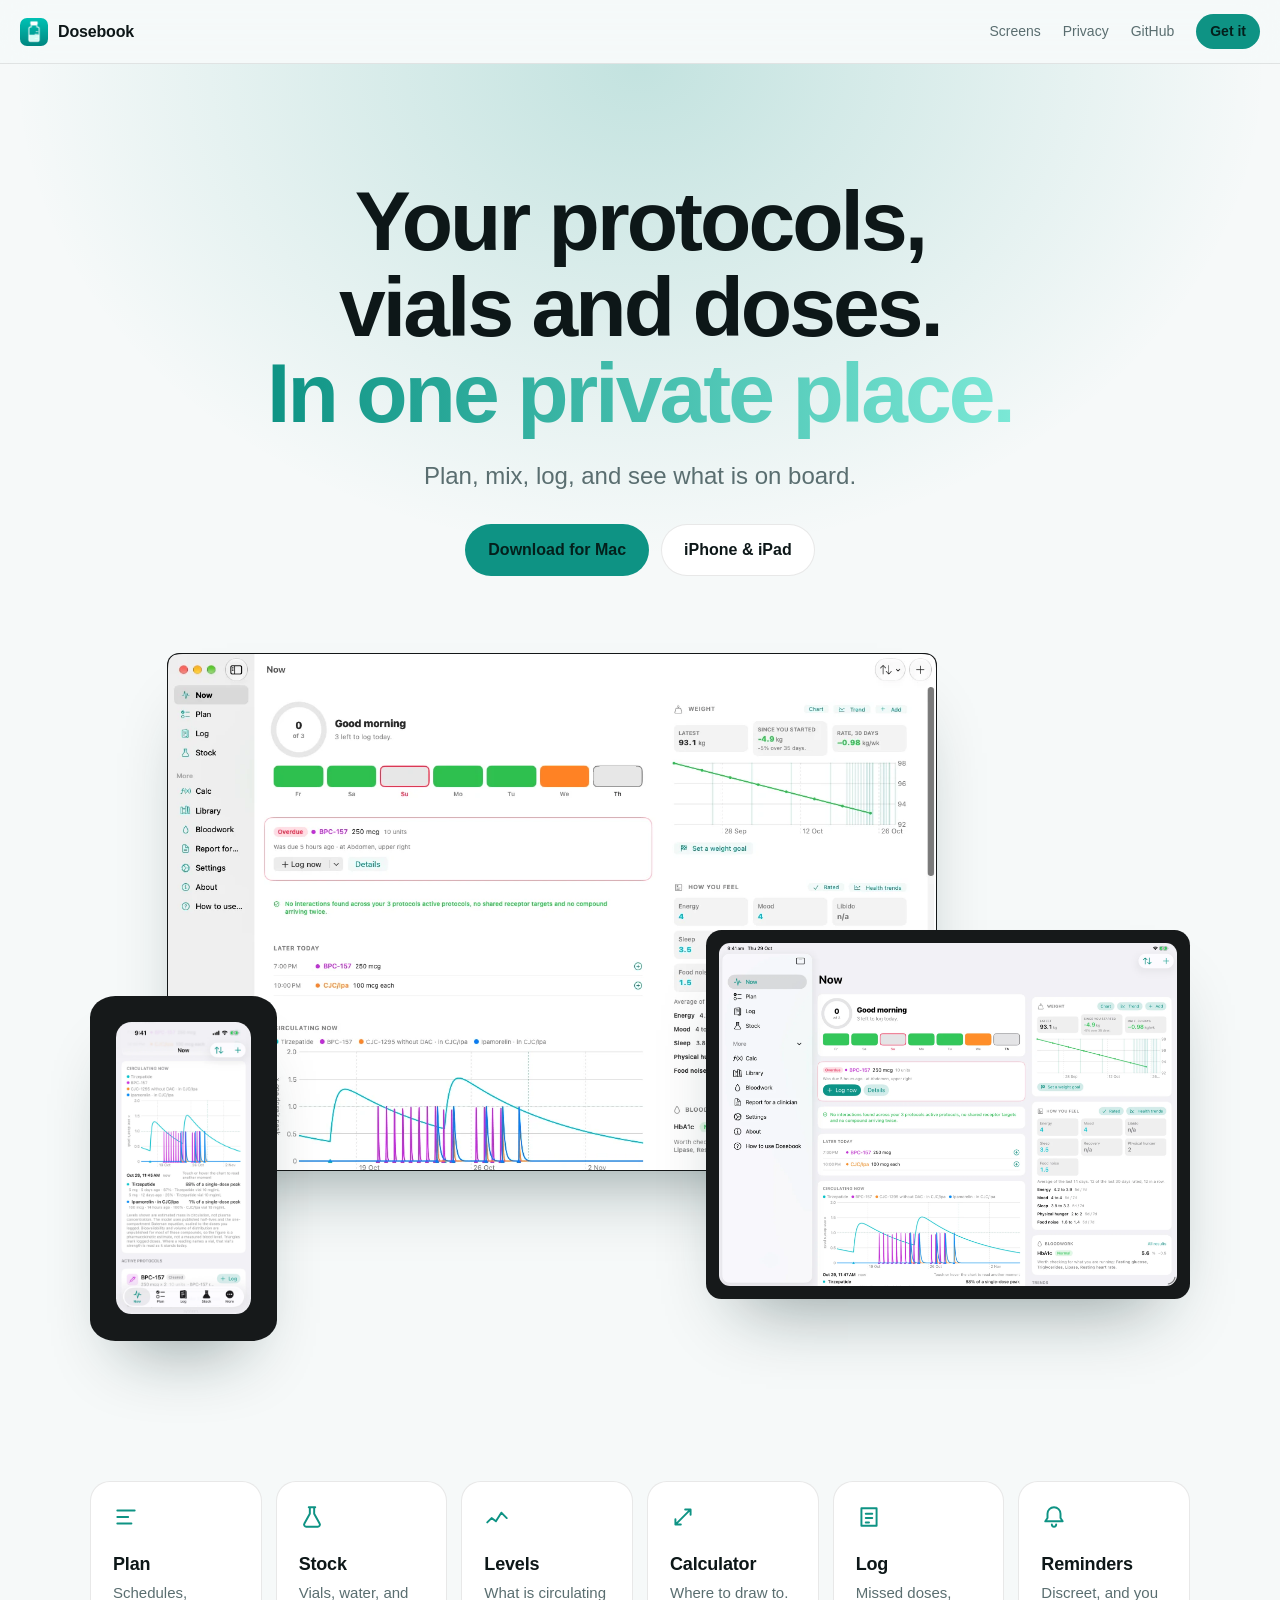
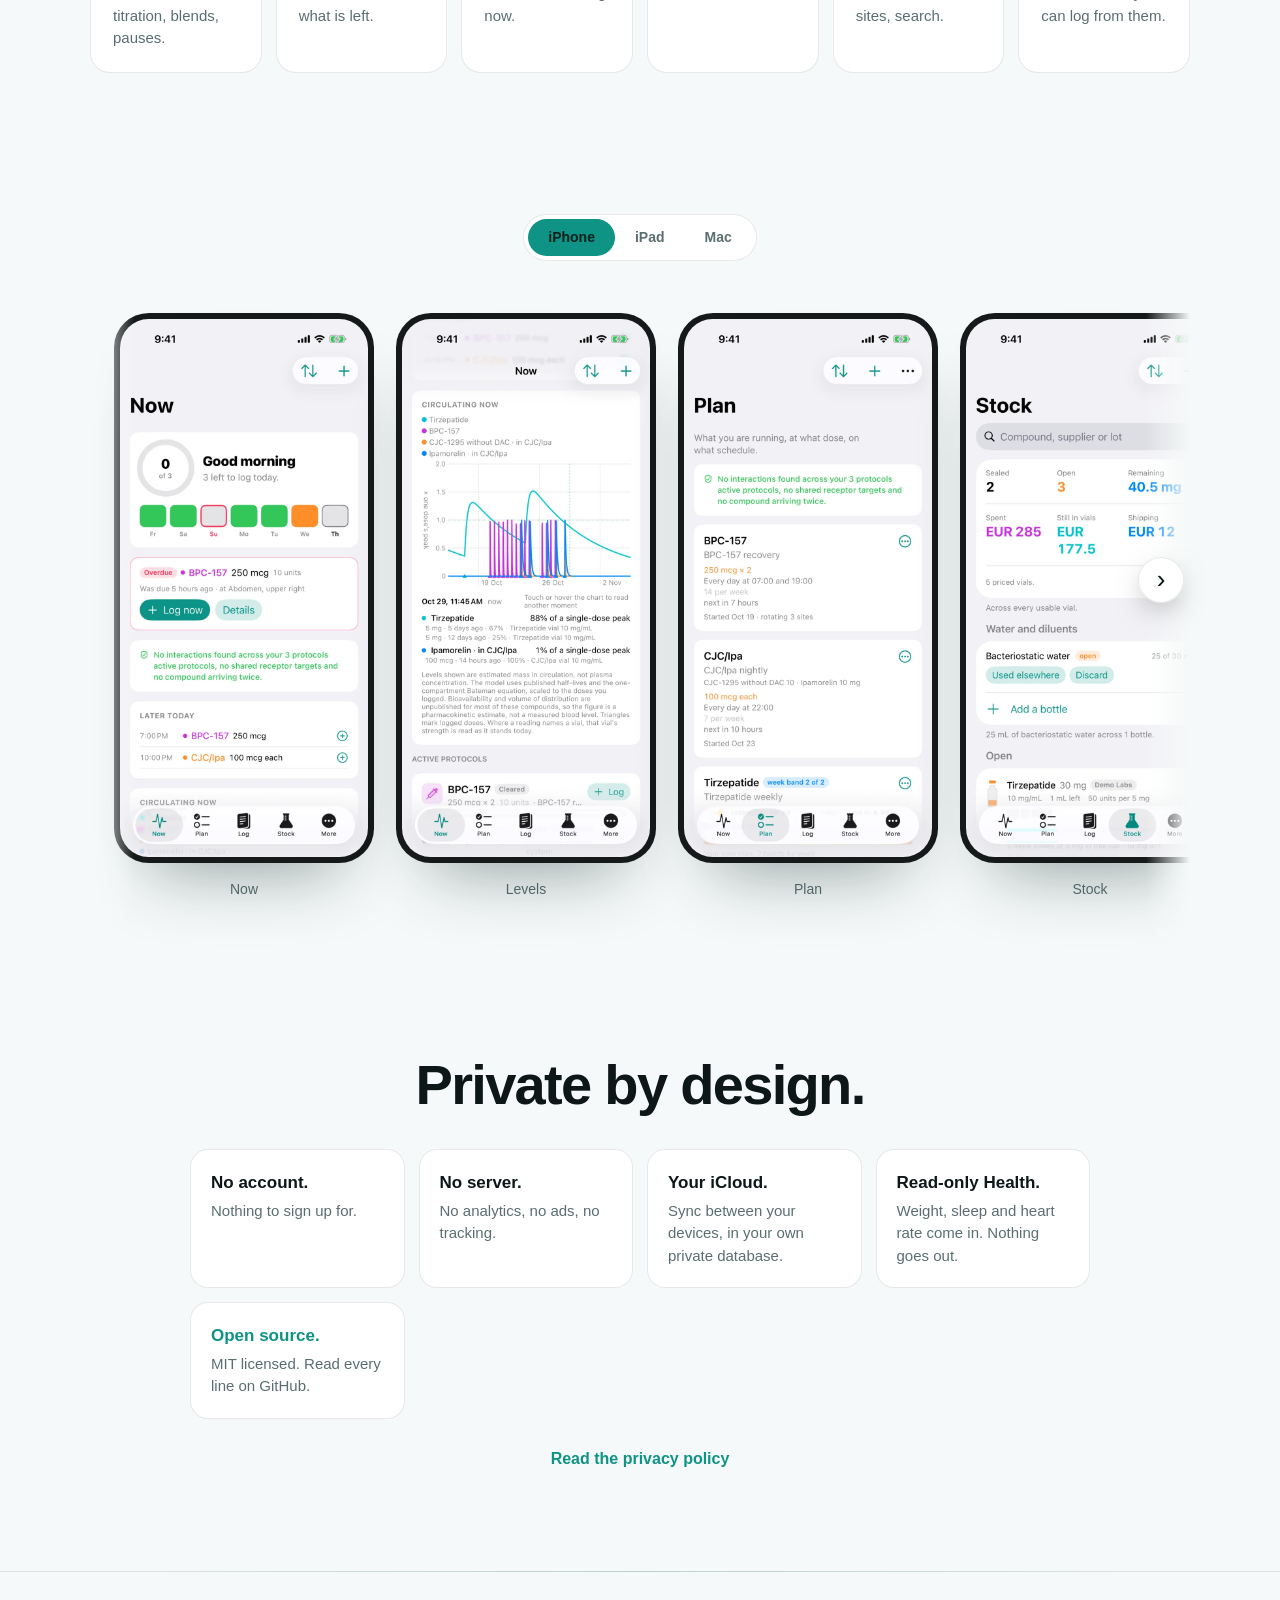
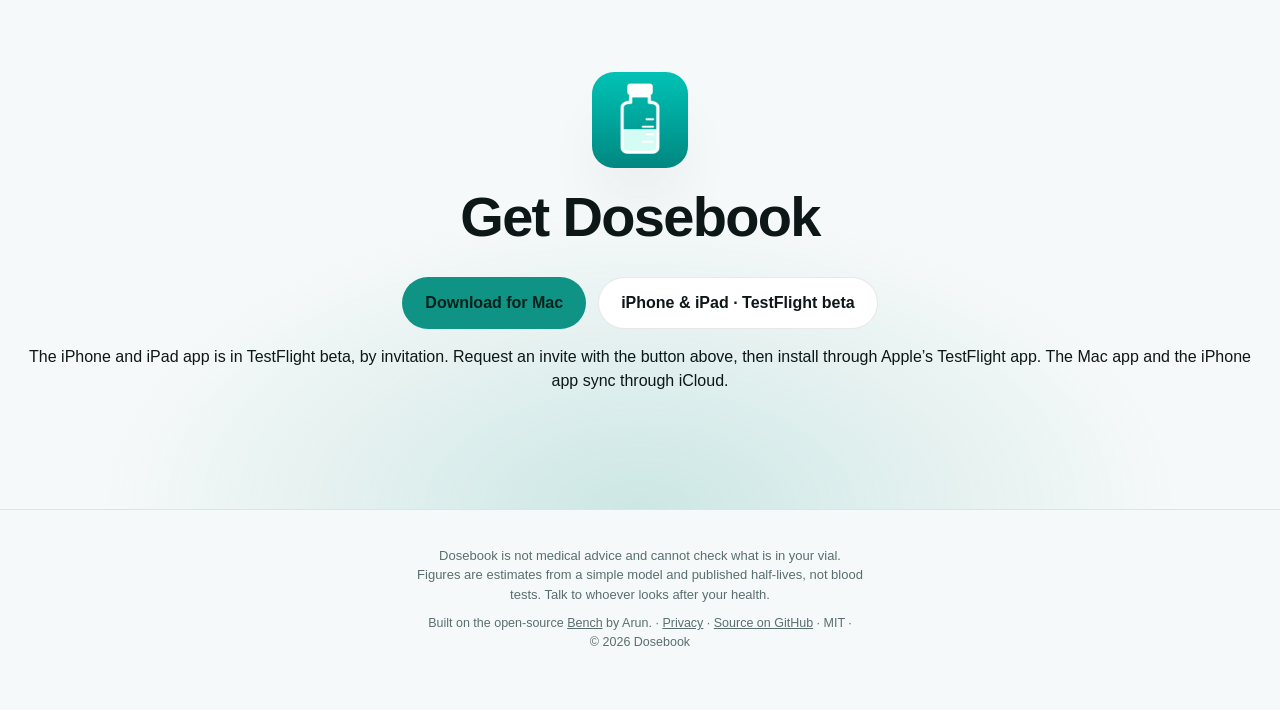
<file: index.html>
<!doctype html>
<html lang="en">
<head>
<meta charset="utf-8">
<meta name="viewport" content="width=device-width, initial-scale=1, viewport-fit=cover">
<title>Dosebook: a private dose tracker for iPhone, iPad and Mac</title>
<meta name="description" content="Plan protocols, mix vials, log doses and see what is on board. No account, no server, no analytics.">
<meta name="theme-color" content="#0b1112">
<meta property="og:title" content="Dosebook">
<meta property="og:description" content="Your protocols, vials and doses, in one private place.">
<meta property="og:image" content="https://dosebook.app/assets/img/og.webp">
<meta property="og:type" content="website">
<link rel="icon" href="assets/img/favicon.png">
<link rel="apple-touch-icon" href="assets/img/apple-touch-icon.png">
<script>document.documentElement.className = "js"</script>
<link rel="stylesheet" href="style.css">
</head>
<body>

<header class="nav">
  <a class="brand" href="#top"><img src="assets/img/icon-256.png" alt="" width="28" height="28">Dosebook</a>
  <nav>
    <a href="#screens">Screens</a>
    <a href="#private">Privacy</a>
    <a href="https://github.com/Fybre/dosebook">GitHub</a>
    <a href="#get" class="pill">Get it</a>
  </nav>
</header>

<main id="top">
  <section class="hero">
    <h1>Your protocols, vials and doses.<br><span class="accent">In one private place.</span></h1>
    <p class="lead">Plan, mix, log, and see what is on board.</p>
    <div class="cta">
      <a class="btn primary" href="#get">Download for Mac</a>
      <a class="btn" href="#get">iPhone &amp; iPad</a>
    </div>

    <div class="stage" aria-label="Dosebook on Mac, iPad and iPhone">
      <figure class="mac"><div class="bar"><i></i><i></i><i></i></div><img src="assets/img/mac-now.webp" alt="The Now screen on Mac" width="1280" height="860"></figure>
      <figure class="ipad"><img src="assets/img/ipad-now.webp" alt="The Now screen on iPad" width="1800" height="1350"></figure>
      <figure class="phone"><img src="assets/img/iphone-chart.webp" alt="Estimated levels on iPhone" width="760" height="1653"></figure>
    </div>
  </section>

  <section class="features" id="features">
    <article class="reveal"><svg viewBox="0 0 24 24"><path d="M4 6h16M4 12h10M4 18h13"/></svg><h3>Plan</h3><p>Schedules, titration, blends, pauses.</p></article>
    <article class="reveal"><svg viewBox="0 0 24 24"><path d="M9 3h6M10 3v6l-5 9a2 2 0 0 0 2 3h10a2 2 0 0 0 2-3l-5-9V3"/></svg><h3>Stock</h3><p>Vials, water, and what is left.</p></article>
    <article class="reveal"><svg viewBox="0 0 24 24"><path d="M3 17l4-4 4 3 5-8 5 5"/></svg><h3>Levels</h3><p>What is circulating now.</p></article>
    <article class="reveal"><svg viewBox="0 0 24 24"><path d="M5 19L19 5M14 5h5v5M5 14v5h5"/></svg><h3>Calculator</h3><p>Where to draw to.</p></article>
    <article class="reveal"><svg viewBox="0 0 24 24"><path d="M5 4h14v16H5zM9 9h6M9 13h6M9 17h3"/></svg><h3>Log</h3><p>Missed doses, sites, search.</p></article>
    <article class="reveal"><svg viewBox="0 0 24 24"><path d="M12 3a6 6 0 0 0-6 6v4l-2 3h16l-2-3V9a6 6 0 0 0-6-6zM10 19a2 2 0 0 0 4 0"/></svg><h3>Reminders</h3><p>Discreet, and you can log from them.</p></article>
  </section>

  <section class="screens" id="screens">
    <div class="tabs" role="tablist" aria-label="Choose a device">
      <button role="tab" aria-selected="true" data-tab="iphone">iPhone</button>
      <button role="tab" aria-selected="false" data-tab="ipad">iPad</button>
      <button role="tab" aria-selected="false" data-tab="mac">Mac</button>
    </div>

    <div class="rails">
    <button class="arrow prev" aria-label="Scroll left" hidden>&#8249;</button>
    <button class="arrow next" aria-label="Scroll right">&#8250;</button>
    <div class="rail" data-panel="iphone" tabindex="0" aria-label="iPhone screens">
      <figure><div class="phone"><img loading="lazy" src="assets/img/iphone-now.webp" alt="Now" width="760" height="1653"></div><figcaption>Now</figcaption></figure>
      <figure><div class="phone"><img loading="lazy" src="assets/img/iphone-chart.webp" alt="Circulating now" width="760" height="1653"></div><figcaption>Levels</figcaption></figure>
      <figure><div class="phone"><img loading="lazy" src="assets/img/iphone-plan.webp" alt="Plan" width="760" height="1653"></div><figcaption>Plan</figcaption></figure>
      <figure><div class="phone"><img loading="lazy" src="assets/img/iphone-stock.webp" alt="Stock" width="760" height="1653"></div><figcaption>Stock</figcaption></figure>
      <figure><div class="phone"><img loading="lazy" src="assets/img/iphone-log.webp" alt="Log" width="760" height="1653"></div><figcaption>Log</figcaption></figure>
      <figure><div class="phone"><img loading="lazy" src="assets/img/iphone-calc.webp" alt="Calculator" width="760" height="1653"></div><figcaption>Calculator</figcaption></figure>
    </div>

    <div class="rail wide" data-panel="ipad" tabindex="0" aria-label="iPad screens" hidden>
      <figure><div class="ipad"><img loading="lazy" src="assets/img/ipad-now.webp" alt="Now on iPad" width="1800" height="1350"></div><figcaption>Now</figcaption></figure>
      <figure><div class="ipad"><img loading="lazy" src="assets/img/ipad-stock.webp" alt="Stock on iPad" width="1800" height="1350"></div><figcaption>Stock</figcaption></figure>
      <figure><div class="ipad"><img loading="lazy" src="assets/img/ipad-log.webp" alt="Log on iPad" width="1800" height="1350"></div><figcaption>Log</figcaption></figure>
    </div>

    <div class="rail wide" data-panel="mac" tabindex="0" aria-label="Mac screens" hidden>
      <figure><div class="mac"><div class="bar"><i></i><i></i><i></i></div><img loading="lazy" src="assets/img/mac-now.webp" alt="Now on Mac" width="1280" height="860"></div><figcaption>Now</figcaption></figure>
      <figure><div class="mac"><div class="bar"><i></i><i></i><i></i></div><img loading="lazy" src="assets/img/mac-plan.webp" alt="Plan on Mac" width="1280" height="860"></div><figcaption>Plan</figcaption></figure>
      <figure><div class="mac"><div class="bar"><i></i><i></i><i></i></div><img loading="lazy" src="assets/img/mac-stock.webp" alt="Stock on Mac" width="1280" height="860"></div><figcaption>Stock</figcaption></figure>
      <figure><div class="mac"><div class="bar"><i></i><i></i><i></i></div><img loading="lazy" src="assets/img/mac-log.webp" alt="Log table on Mac" width="1280" height="860"></div><figcaption>Log, as a table</figcaption></figure>
    </div>
    </div>
  </section>

  <section class="private" id="private">
    <h2>Private by design.</h2>
    <ul>
      <li><b>No account.</b> Nothing to sign up for.</li>
      <li><b>No server.</b> No analytics, no ads, no tracking.</li>
      <li><b>Your iCloud.</b> Sync between your devices, in your own private database.</li>
      <li><b>Read-only Health.</b> Weight, sleep and heart rate come in. Nothing goes out.</li>
      <li class="oss"><a href="https://github.com/Fybre/dosebook"><b>Open source.</b> MIT licensed. Read every line on GitHub.</a></li>
    </ul>
    <a class="more" href="privacy.html">Read the privacy policy</a>
  </section>

  <section class="get" id="get">
    <img src="assets/img/icon-256.png" alt="" width="96" height="96">
    <h2>Get Dosebook</h2>
    <div class="cta">
      <a class="btn primary" href="https://github.com/Fybre/dosebook/releases/latest/download/Dosebook.dmg">Download for Mac</a>
      <a class="btn" href="https://github.com/Fybre/dosebook/issues/new?title=TestFlight%20invite&amp;body=Please%20send%20me%20a%20TestFlight%20invite.%20My%20Apple%20ID%20email%20is%3A">iPhone &amp; iPad &middot; TestFlight beta</a>
    </div>
    <p class="small">The iPhone and iPad app is in TestFlight beta, by invitation. Request an invite with the button above, then install through Apple&rsquo;s TestFlight app. The Mac app and the iPhone app sync through iCloud.</p>
  </section>
</main>

<footer>
  <p>Dosebook is not medical advice and cannot check what is in your vial. Figures are estimates from a simple model and published half-lives, not blood tests. Talk to whoever looks after your health.</p>
  <p class="small">Built on the open-source <a href="https://github.com/ArunNGun/Bench">Bench</a> by Arun. &middot; <a href="privacy.html">Privacy</a> &middot; <a href="https://github.com/Fybre/dosebook">Source on GitHub</a> &middot; MIT &middot; &copy; 2026 Dosebook</p>
</footer>

<script src="script.js"></script>
</body>
</html>
</file>
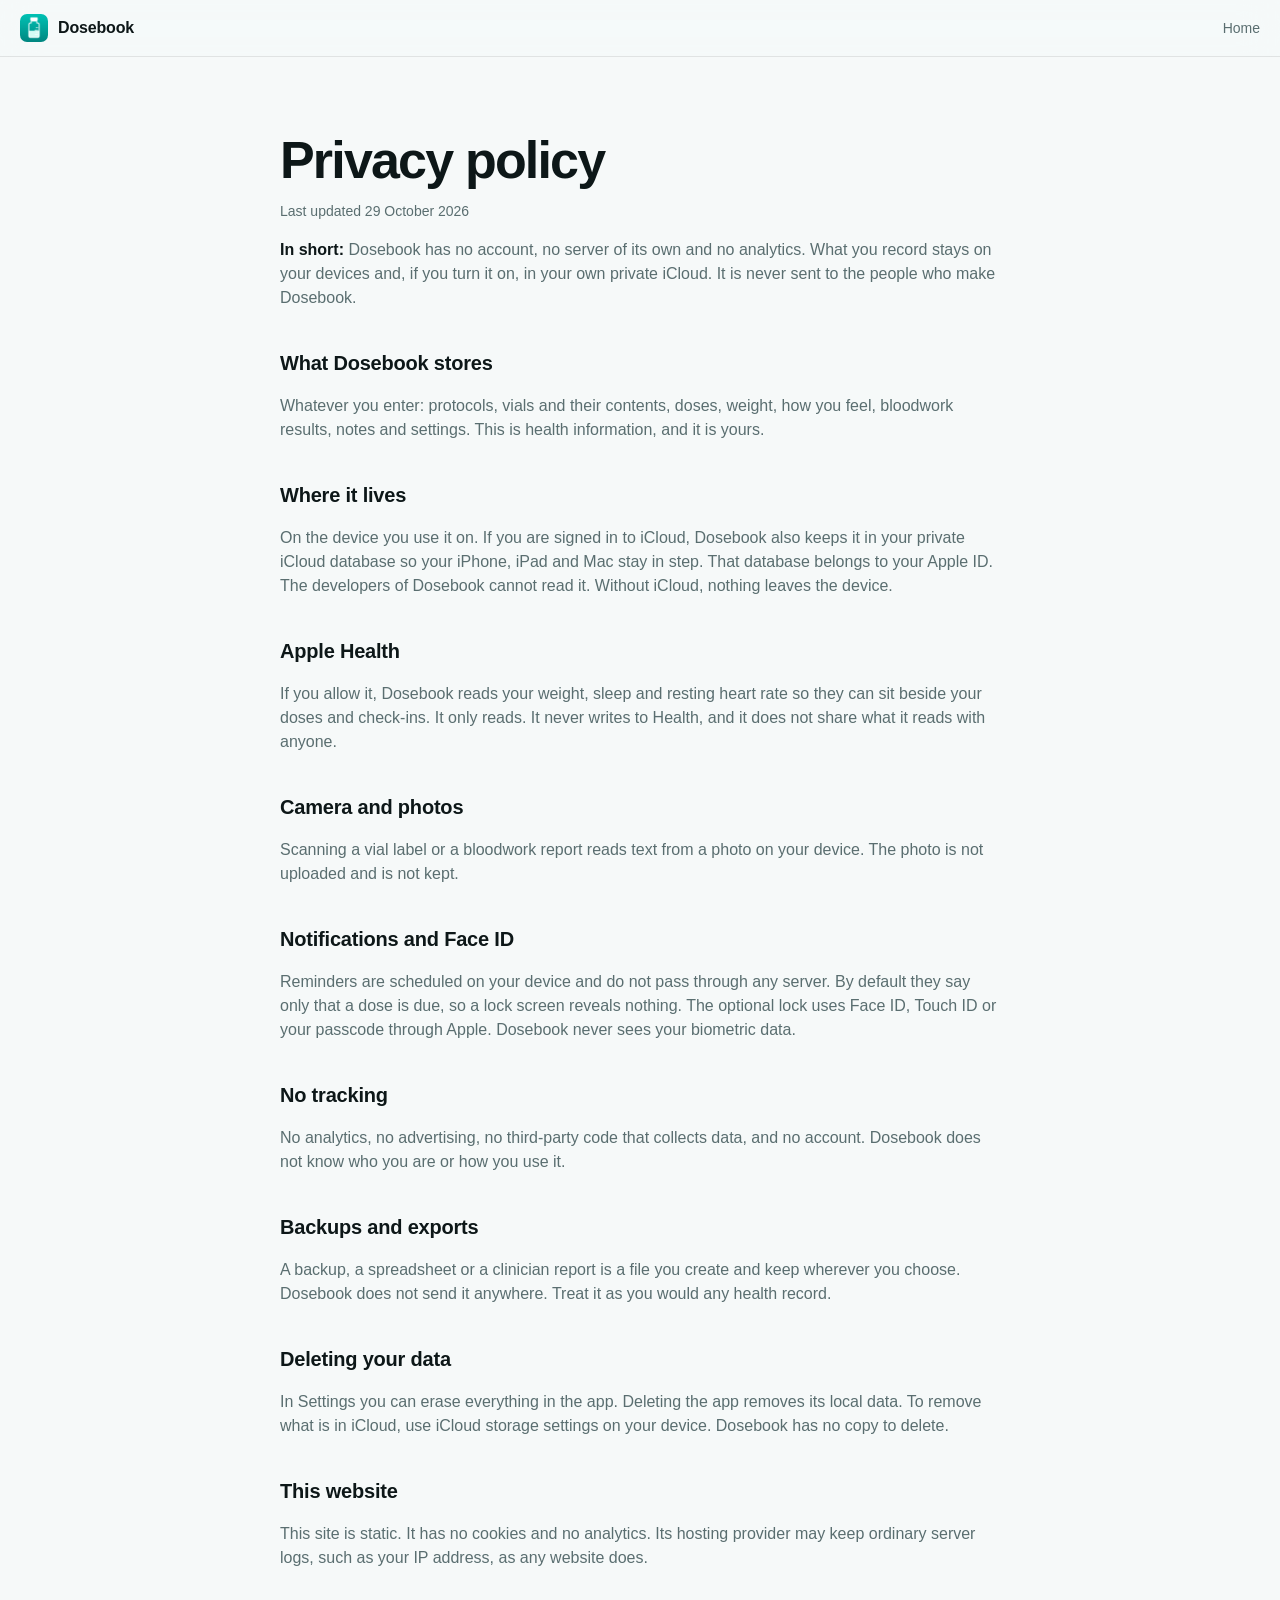
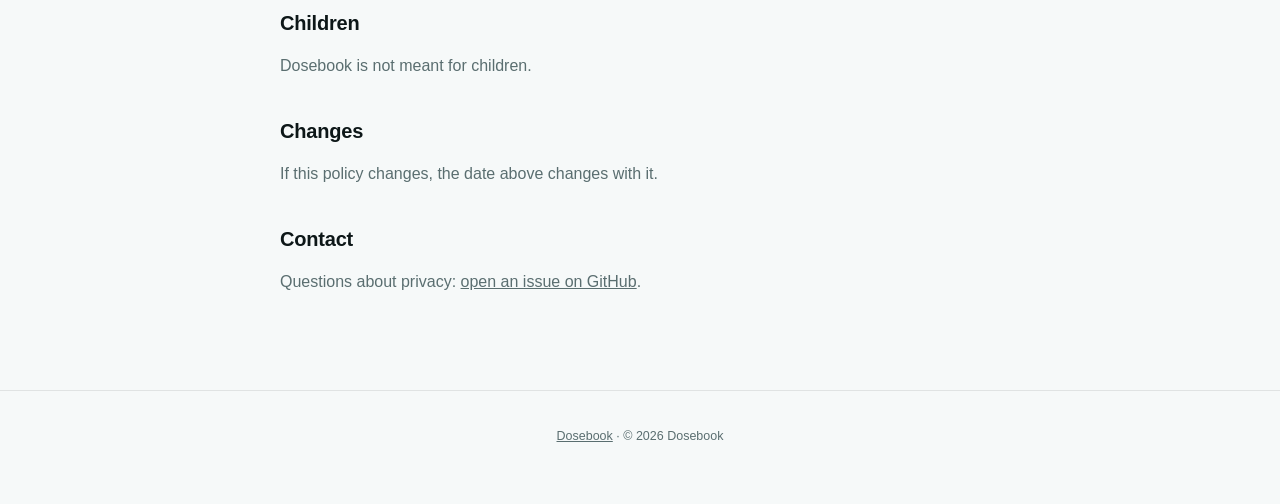
<file: privacy.html>
<!doctype html>
<html lang="en">
<head>
<meta charset="utf-8">
<meta name="viewport" content="width=device-width, initial-scale=1, viewport-fit=cover">
<title>Privacy policy · Dosebook</title>
<meta name="description" content="Dosebook has no account, no server and no analytics. Here is exactly what it stores and where.">
<meta name="theme-color" content="#0b1112">
<link rel="icon" href="assets/img/favicon.png">
<link rel="apple-touch-icon" href="assets/img/apple-touch-icon.png">
<link rel="stylesheet" href="style.css">
</head>
<body>
<header class="nav">
  <a class="brand" href="./"><img src="assets/img/icon-256.png" alt="" width="28" height="28">Dosebook</a>
  <nav><a href="./">Home</a></nav>
</header>
<main class="doc">
  <h1>Privacy policy</h1>
  <p class="meta">Last updated 29 October 2026</p>

  <p><strong>In short:</strong> Dosebook has no account, no server of its own and no analytics. What you record stays on your devices and, if you turn it on, in your own private iCloud. It is never sent to the people who make Dosebook.</p>

  <h2>What Dosebook stores</h2>
  <p>Whatever you enter: protocols, vials and their contents, doses, weight, how you feel, bloodwork results, notes and settings. This is health information, and it is yours.</p>

  <h2>Where it lives</h2>
  <p>On the device you use it on. If you are signed in to iCloud, Dosebook also keeps it in your private iCloud database so your iPhone, iPad and Mac stay in step. That database belongs to your Apple ID. The developers of Dosebook cannot read it. Without iCloud, nothing leaves the device.</p>

  <h2>Apple Health</h2>
  <p>If you allow it, Dosebook reads your weight, sleep and resting heart rate so they can sit beside your doses and check-ins. It only reads. It never writes to Health, and it does not share what it reads with anyone.</p>

  <h2>Camera and photos</h2>
  <p>Scanning a vial label or a bloodwork report reads text from a photo on your device. The photo is not uploaded and is not kept.</p>

  <h2>Notifications and Face ID</h2>
  <p>Reminders are scheduled on your device and do not pass through any server. By default they say only that a dose is due, so a lock screen reveals nothing. The optional lock uses Face ID, Touch ID or your passcode through Apple. Dosebook never sees your biometric data.</p>

  <h2>No tracking</h2>
  <p>No analytics, no advertising, no third-party code that collects data, and no account. Dosebook does not know who you are or how you use it.</p>

  <h2>Backups and exports</h2>
  <p>A backup, a spreadsheet or a clinician report is a file you create and keep wherever you choose. Dosebook does not send it anywhere. Treat it as you would any health record.</p>

  <h2>Deleting your data</h2>
  <p>In Settings you can erase everything in the app. Deleting the app removes its local data. To remove what is in iCloud, use iCloud storage settings on your device. Dosebook has no copy to delete.</p>

  <h2>This website</h2>
  <p>This site is static. It has no cookies and no analytics. Its hosting provider may keep ordinary server logs, such as your IP address, as any website does.</p>

  <h2>Children</h2>
  <p>Dosebook is not meant for children.</p>

  <h2>Changes</h2>
  <p>If this policy changes, the date above changes with it.</p>

  <h2>Contact</h2>
  <p>Questions about privacy: <a href="https://github.com/Fybre/dosebook/issues">open an issue on GitHub</a>.</p>
</main>
<footer><p class="small"><a href="./">Dosebook</a> &middot; &copy; 2026 Dosebook</p></footer>
</body>
</html>
</file>
<file: style.css>
:root {
  --bg: #0b1112; --bg2: #101a1c; --ink: #f2f7f7; --muted: #93a6a8; --line: rgba(255,255,255,.09);
  --teal: #19c3a8; --teal2: #0e9384; --card: rgba(255,255,255,.04); --shadow: 0 40px 80px -30px rgba(0,0,0,.7);
  --bezel: #0a0a0b; --font: ui-sans-serif, -apple-system, BlinkMacSystemFont, "SF Pro Display", "Segoe UI", Roboto, sans-serif;
}
@media (prefers-color-scheme: light) {
  :root { --bg: #f6f9f9; --bg2: #ffffff; --ink: #0d1718; --muted: #5a6e70; --line: rgba(0,0,0,.09);
          --teal: #0e9384; --teal2: #0b7a6e; --card: #ffffff; --shadow: 0 40px 70px -35px rgba(10,40,40,.45); --bezel: #16191a; }
}
* { box-sizing: border-box; }
html { scroll-behavior: smooth; }
body { margin: 0; background: var(--bg); color: var(--ink); font-family: var(--font); line-height: 1.5; -webkit-font-smoothing: antialiased; overflow-x: hidden; }
a { color: inherit; }
img { display: block; max-width: 100%; height: auto; }

.nav { position: sticky; top: 0; z-index: 10; display: flex; justify-content: space-between; align-items: center; padding: 14px max(20px, env(safe-area-inset-left));
       backdrop-filter: saturate(160%) blur(18px); background: color-mix(in srgb, var(--bg) 70%, transparent); border-bottom: 1px solid var(--line); }
.brand { display: flex; align-items: center; gap: 10px; font-weight: 650; letter-spacing: -.01em; text-decoration: none; }
.brand img { border-radius: 7px; }
.nav nav { display: flex; align-items: center; gap: 22px; font-size: 14px; color: var(--muted); }
.nav nav a { text-decoration: none; } .nav nav a:hover { color: var(--ink); }
.nav .pill { color: #04201c; background: var(--teal); padding: 7px 14px; border-radius: 99px; font-weight: 600; } .nav .pill:hover { color: #04201c; filter: brightness(1.08); }
@media (max-width: 560px) { .nav nav a:not(.pill) { display: none; } }

.hero { position: relative; text-align: center; padding: clamp(56px, 9vw, 120px) 20px 0;
        background: radial-gradient(70% 55% at 50% 0%, color-mix(in srgb, var(--teal) 22%, transparent), transparent 70%); }
h1 { margin: 0 auto; max-width: 16ch; font-size: clamp(38px, 7.2vw, 84px); line-height: 1.02; letter-spacing: -.035em; font-weight: 700; text-wrap: balance; }
.accent { background: linear-gradient(90deg, var(--teal), #7be8d6); -webkit-background-clip: text; background-clip: text; color: transparent; }
.lead { margin: 22px auto 0; max-width: 34ch; font-size: clamp(18px, 2.2vw, 24px); color: var(--muted); }
.cta { display: flex; flex-wrap: wrap; justify-content: center; gap: 12px; margin-top: 30px; }
.btn { display: inline-flex; align-items: center; padding: 13px 22px; border-radius: 99px; border: 1px solid var(--line); text-decoration: none; font-weight: 600; background: var(--card); transition: transform .2s, filter .2s; }
.btn:hover { transform: translateY(-1px); }
.btn.primary { background: var(--teal); color: #04201c; border-color: transparent; }
.btn.soon { cursor: default; opacity: .85; } .btn.soon:hover { transform: none; }

/* Devices */
figure { margin: 0; }
.mac, .ipad, .phone { position: relative; box-shadow: var(--shadow); background: var(--bezel); }
.mac { border-radius: 12px; overflow: hidden; border: 1px solid var(--line); }
.mac .bar { display: none; }
.mac img { width: 100%; }
.ipad { border-radius: 3.2% / 4.2%; padding: 1.2%; }
.ipad img { border-radius: 2.4% / 3.2%; width: 100%; }
.phone { border-radius: 13.5% / 6.2%; padding: 2.4%; }
.phone img { border-radius: 11.5% / 5.4%; width: 100%; }

.stage { position: relative; width: min(1100px, 100%); margin: clamp(40px, 6vw, 80px) auto 0; aspect-ratio: 16 / 10; }
.stage .mac { position: absolute; left: 7%; top: 0; width: 70%; }
.stage .ipad { position: absolute; right: 0; bottom: 6%; width: 44%; }
.stage .phone { position: absolute; left: 0; bottom: 0; width: 17%; }
@media (max-width: 640px) { .stage { aspect-ratio: 4 / 5; } .stage .mac { left: 0; width: 100%; top: 4%; } .stage .ipad { right: -4%; width: 62%; bottom: 14%; } .stage .phone { width: 30%; left: 2%; } }

/* Features */
.features { display: grid; grid-template-columns: repeat(auto-fit, minmax(150px, 1fr)); gap: 14px; width: min(1100px, 100% - 40px); margin: clamp(80px, 11vw, 150px) auto 0; }
.features article { background: var(--card); border: 1px solid var(--line); border-radius: 20px; padding: 22px; }
.features svg { width: 26px; height: 26px; stroke: var(--teal); fill: none; stroke-width: 1.8; stroke-linecap: round; stroke-linejoin: round; }
.features h3 { margin: 14px 0 4px; font-size: 18px; letter-spacing: -.01em; }
.features p { margin: 0; color: var(--muted); font-size: 15px; }

/* Screens */
.screens { margin-top: clamp(80px, 11vw, 150px); text-align: center; }
.tabs { display: inline-flex; padding: 4px; border-radius: 99px; background: var(--card); border: 1px solid var(--line); }
.tabs button { font: inherit; font-weight: 600; font-size: 14px; color: var(--muted); background: none; border: 0; padding: 8px 20px; border-radius: 99px; cursor: pointer; }
.tabs button[aria-selected="true"] { background: var(--teal); color: #04201c; }
.rails { position: relative; width: min(1100px, 100% - 40px); margin: 0 auto; }
.arrow { position: absolute; top: 42%; z-index: 3; width: 46px; height: 46px; border-radius: 50%; border: 1px solid var(--line); background: color-mix(in srgb, var(--bg2) 88%, transparent); color: var(--ink);
         font-size: 26px; line-height: 1; cursor: pointer; backdrop-filter: blur(10px); box-shadow: 0 10px 30px -10px rgba(0,0,0,.5); display: grid; place-items: center; padding: 0 0 3px; }
.arrow:hover { background: var(--teal); color: #04201c; border-color: transparent; }
.arrow[hidden] { display: none; }
.arrow.prev { left: 6px; } .arrow.next { right: 6px; }
@media (max-width: 700px) { .arrow { display: none; } }
.rail { cursor: grab; display: flex; gap: 22px; overflow-x: auto; scroll-snap-type: x mandatory; padding: 44px 24px 56px; scroll-padding-inline: 24px; margin-top: 8px; -webkit-mask-image: linear-gradient(90deg, transparent, #000 4%, #000 96%, transparent); mask-image: linear-gradient(90deg, transparent, #000 4%, #000 96%, transparent); scrollbar-width: thin; scrollbar-color: var(--line) transparent; outline: none; }
.rail.dragging { cursor: grabbing; scroll-snap-type: none; user-select: none; }
.rail img { -webkit-user-drag: none; user-select: none; }
.rail[hidden] { display: none; }
.rail figure { flex: 0 0 auto; scroll-snap-align: start; }
.rail .phone { width: min(260px, 66vw); }
.rail.wide figure { width: min(760px, 86vw); }
.rail figcaption { margin-top: 16px; font-size: 14px; color: var(--muted); }

/* Private */
.private { width: min(900px, 100% - 40px); margin: 0 auto; padding: clamp(56px, 8vw, 100px) 0; text-align: center; }
.private h2, .get h2 { margin: 0; font-size: clamp(32px, 5vw, 56px); letter-spacing: -.03em; line-height: 1.05; }
.private ul { list-style: none; margin: 34px 0 0; padding: 0; display: grid; grid-template-columns: repeat(auto-fit, minmax(200px, 1fr)); gap: 14px; text-align: left; }
.private li { background: var(--card); border: 1px solid var(--line); border-radius: 18px; padding: 20px; color: var(--muted); font-size: 15px; }
.private li b { display: block; color: var(--ink); font-size: 17px; margin-bottom: 4px; }
.private li.oss { padding: 0; } .private li.oss a { display: block; padding: 20px; text-decoration: none; border-radius: 18px; height: 100%; transition: background .2s; } .private li.oss a:hover { background: color-mix(in srgb, var(--teal) 14%, transparent); } .private li.oss b { color: var(--teal); }
.more { display: inline-block; margin-top: 28px; color: var(--teal); font-weight: 600; text-decoration: none; } .more:hover { text-decoration: underline; }

.get { text-align: center; padding: clamp(56px, 8vw, 100px) 20px; border-top: 1px solid var(--line);
       background: radial-gradient(60% 80% at 50% 100%, color-mix(in srgb, var(--teal) 18%, transparent), transparent 70%); }
.get img { margin: 0 auto 20px; border-radius: 22px; box-shadow: var(--shadow); }

footer { padding: 36px 20px 48px; text-align: center; color: var(--muted); font-size: 13px; border-top: 1px solid var(--line); }
footer p { margin: 0 auto 10px; max-width: 62ch; } footer .small { font-size: 12.5px; }

/* Reveal */
.js .reveal { opacity: 0; transform: translateY(14px); transition: opacity .6s ease, transform .6s ease; }
.js .reveal.in { opacity: 1; transform: none; }
@media (prefers-reduced-motion: reduce) { html { scroll-behavior: auto; } .js .reveal { opacity: 1; transform: none; transition: none; } }

/* Privacy page */
.doc { width: min(720px, 100% - 40px); margin: 0 auto; padding: clamp(40px, 6vw, 80px) 0 80px; }
.doc h1 { font-size: clamp(34px, 5vw, 52px); max-width: none; margin: 0 0 8px; text-align: left; }
.doc h2 { margin: 38px 0 8px; font-size: 20px; letter-spacing: -.01em; }
.doc p, .doc li { color: var(--muted); } .doc strong { color: var(--ink); }
.doc .meta { color: var(--muted); font-size: 14px; }
</file>
